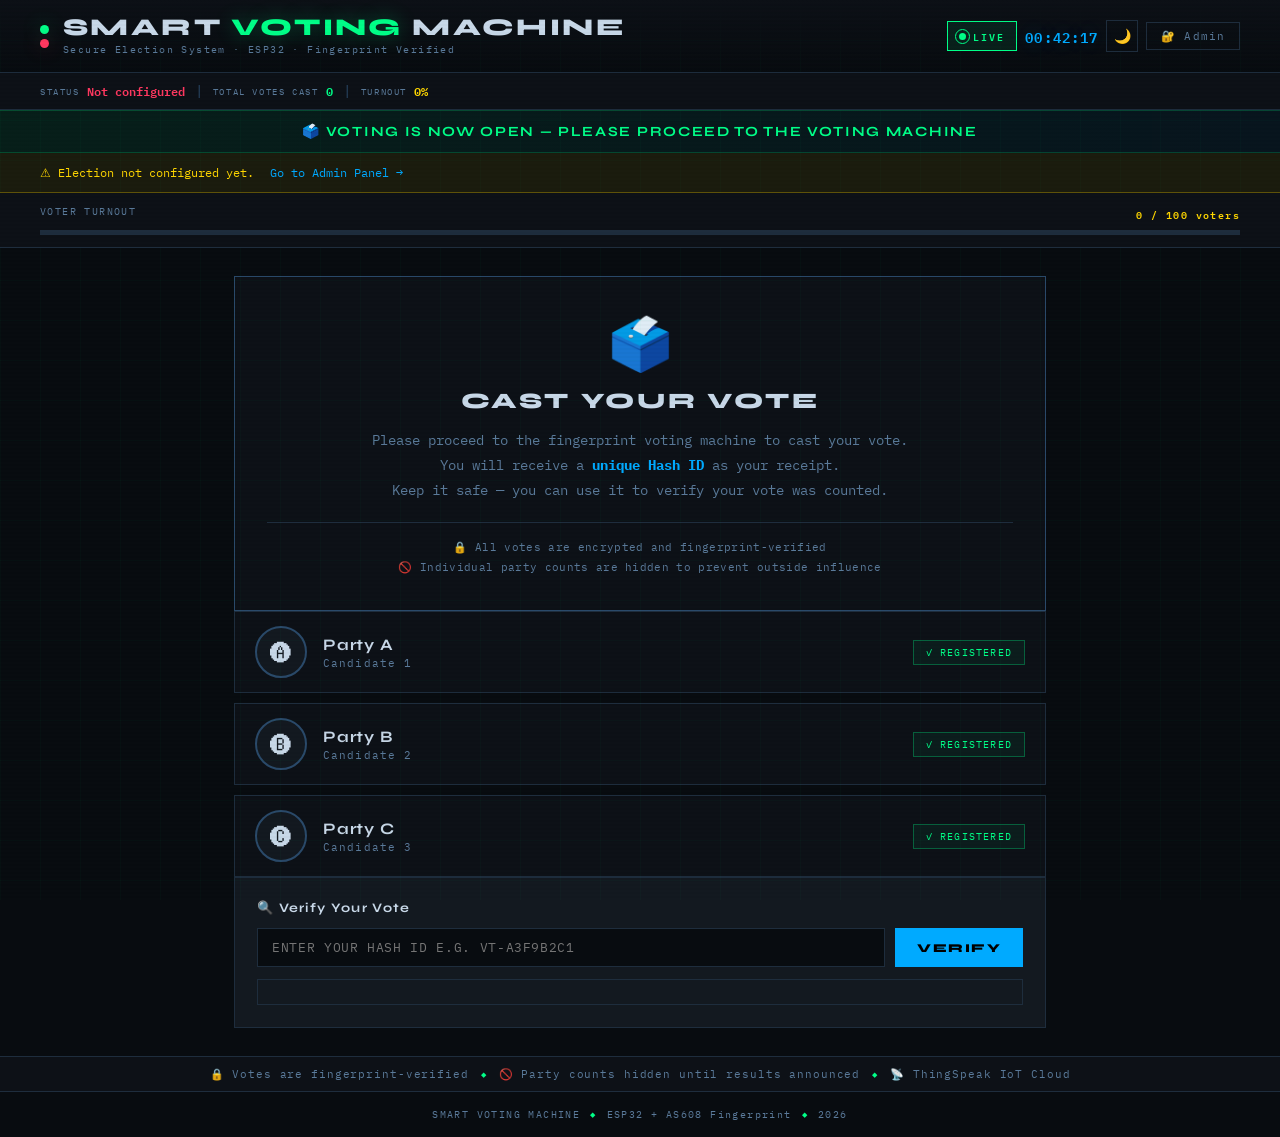
<file: index.html>
<!DOCTYPE html>
<html lang="en" data-theme="dark">
<head>
  <meta charset="UTF-8"/>
  <meta name="viewport" content="width=device-width, initial-scale=1.0"/>
  <title>Smart Voting Machine</title>
  <link rel="stylesheet" href="style.css"/>
  <link href="https://fonts.googleapis.com/css2?family=Syne:wght@400;600;700;800&family=IBM+Plex+Mono:wght@400;500;600&display=swap" rel="stylesheet"/>
</head>
<body class="public-page">

  <div class="scanlines"></div>
  <div id="toast-container"></div>
  <canvas id="confetti-canvas"></canvas>

  <!-- HEADER -->
  <header>
    <div class="header-left">
      <div class="logo-mark">
        <span class="dot dot-green"></span>
        <span class="dot dot-red"></span>
      </div>
      <div>
        <h1>SMART <span class="accent">VOTING</span> MACHINE</h1>
        <p class="subtitle">Secure Election System · ESP32 · Fingerprint Verified</p>
      </div>
    </div>
    <div class="header-right">
      <div class="live-badge" id="live-badge">
        <span class="pulse-ring"></span>
        <span>LIVE</span>
      </div>
      <div class="clock" id="clock">--:--:--</div>
      <button class="icon-btn theme-btn" onclick="toggleTheme()" id="theme-toggle" title="Toggle Theme">🌙</button>
      <a href="admin.html" class="admin-link-btn" title="Admin Panel">🔐 Admin</a>
    </div>
  </header>

  <!-- STATUS BAR -->
  <div class="status-bar">
    <div class="status-item">
      <span class="status-label">STATUS</span>
      <span class="status-val green" id="sys-status">Connecting…</span>
    </div>
    <div class="status-divider">|</div>
    <div class="status-item">
      <span class="status-label">TOTAL VOTES CAST</span>
      <span class="status-val accent" id="total-votes">0</span>
    </div>
    <div class="status-divider">|</div>
    <div class="status-item">
      <span class="status-label">TURNOUT</span>
      <span class="status-val yellow" id="turnout-pct">0%</span>
    </div>
    <div class="status-divider" id="timer-divider" style="display:none">|</div>
    <div class="status-item" id="timer-item" style="display:none">
      <span class="status-label">TIME LEFT</span>
      <span class="status-val red" id="election-timer">—</span>
    </div>
  </div>

  <!-- ELECTION CLOSED BANNER -->
  <div class="election-closed-banner" id="closed-banner" style="display:none">
    🏁 ELECTION HAS ENDED — RESULTS WILL BE ANNOUNCED BY AUTHORITIES
  </div>

  <!-- VOTING OPEN BANNER -->
  <div class="voting-open-banner" id="open-banner" style="display:none">
    🗳️ VOTING IS NOW OPEN — PLEASE PROCEED TO THE VOTING MACHINE
  </div>

  <!-- NO CONFIG NOTICE -->
  <div class="no-config-notice" id="no-config-notice" style="display:none">
    <span>⚠ Election not configured yet.</span>
    <a href="admin.html">Go to Admin Panel →</a>
  </div>

  <!-- TURNOUT BAR -->
  <div class="turnout-section">
    <div class="turnout-label">
      <span>VOTER TURNOUT</span>
      <span id="turnout-numbers">0 / 100 voters</span>
    </div>
    <div class="turnout-track">
      <div class="turnout-fill" id="turnout-fill" style="width:0%"></div>
    </div>
  </div>

  <!-- VOTING ACTIVE SECTION (shown during election) -->
  <section class="public-confirm-section" id="confirm-section">
    <div class="confirm-card">
      <div class="confirm-icon">🗳️</div>
      <div class="confirm-title">CAST YOUR VOTE</div>
      <div class="confirm-body">
        Please proceed to the fingerprint voting machine to cast your vote.<br/>
        You will receive a <strong>unique Hash ID</strong> as your receipt.<br/>
        Keep it safe — you can use it to verify your vote was counted.
      </div>
      <div class="confirm-note">
        🔒 All votes are encrypted and fingerprint-verified<br/>
        🚫 Individual party counts are hidden to prevent outside influence
      </div>
    </div>

    <!-- Candidate list — names only, NO vote counts -->
    <div class="candidate-list" id="candidate-list">
      <div class="candidate-row">
        <div class="cand-row-photo" id="photo-0"><span class="photo-placeholder">🅐</span></div>
        <div class="cand-row-info">
          <div class="cand-row-name" id="name-1">Party A</div>
          <div class="cand-row-field">Candidate 1</div>
        </div>
        <div class="cand-row-badge">✓ REGISTERED</div>
      </div>
      <div class="candidate-row">
        <div class="cand-row-photo" id="photo-1"><span class="photo-placeholder">🅑</span></div>
        <div class="cand-row-info">
          <div class="cand-row-name" id="name-2">Party B</div>
          <div class="cand-row-field">Candidate 2</div>
        </div>
        <div class="cand-row-badge">✓ REGISTERED</div>
      </div>
      <div class="candidate-row">
        <div class="cand-row-photo" id="photo-2"><span class="photo-placeholder">🅒</span></div>
        <div class="cand-row-info">
          <div class="cand-row-name" id="name-3">Party C</div>
          <div class="cand-row-field">Candidate 3</div>
        </div>
        <div class="cand-row-badge">✓ REGISTERED</div>
      </div>
    </div>

    <!-- Verify your hash -->
    <div class="public-verify-box">
      <div class="public-verify-title">🔍 Verify Your Vote</div>
      <div class="public-verify-row">
        <input type="text" id="pub-verify-input" placeholder="Enter your Hash ID e.g. VT-A3F9B2C1" style="text-transform:uppercase"/>
        <button onclick="publicVerifyVote()">VERIFY</button>
      </div>
      <div id="pub-verify-result" class="pub-verify-result"></div>
    </div>
  </section>

  <!-- POST-ELECTION SECTION (shown after election ends) -->
  <section class="post-election-section" id="post-election-section" style="display:none">
    <div class="post-election-card">
      <div class="post-election-icon">🏁</div>
      <h2 class="post-election-title">ELECTION HAS CONCLUDED</h2>
      <p class="post-election-body">
        Thank you for participating. The official results will be announced by the Election Commission.<br/>
        Voters can verify their vote was counted using their Hash ID receipt.
      </p>
      <div class="post-election-stats">
        <div class="post-stat">
          <div class="post-stat-val" id="post-total">—</div>
          <div class="post-stat-label">Total Votes Cast</div>
        </div>
        <div class="post-stat">
          <div class="post-stat-val" id="post-turnout">—</div>
          <div class="post-stat-label">Voter Turnout</div>
        </div>
        <div class="post-stat">
          <div class="post-stat-val" id="post-candidates">3</div>
          <div class="post-stat-label">Candidates</div>
        </div>
      </div>
      <!-- Verify hash still available post-election -->
      <div class="public-verify-box" style="margin-top:24px">
        <div class="public-verify-title">🔍 Verify Your Vote</div>
        <div class="public-verify-row">
          <input type="text" id="pub-verify-input-2" placeholder="Enter your Hash ID e.g. VT-A3F9B2C1" style="text-transform:uppercase"/>
          <button onclick="publicVerifyVote2()">VERIFY</button>
        </div>
        <div id="pub-verify-result-2" class="pub-verify-result"></div>
      </div>
    </div>
  </section>

  <!-- PUBLIC INFO FOOTER -->
  <div class="public-info-bar">
    <span>🔒 Votes are fingerprint-verified</span>
    <span class="dot-sep">◆</span>
    <span>🚫 Party counts hidden until results announced</span>
    <span class="dot-sep">◆</span>
    <span>📡 ThingSpeak IoT Cloud</span>
  </div>

  <footer>
    <span>SMART VOTING MACHINE</span>
    <span class="dot-sep">◆</span>
    <span>ESP32 + AS608 Fingerprint</span>
    <span class="dot-sep">◆</span>
    <span id="footer-year"></span>
  </footer>

  <script src="shared.js"></script>
  <script src="public.js"></script>
</body>
</html>
</file>
<file: style.css>
/* ===== SMART VOTING MACHINE v3 — SHARED STYLES ===== */
:root {
  --bg: #080c10;
  --surface: #0d1117;
  --surface2: #131920;
  --border: #1e2d3d;
  --border-bright: #2a4a6a;
  --green: #00ff88;
  --red: #ff3860;
  --blue: #0af;
  --yellow: #ffd700;
  --orange: #ff9500;
  --text: #c8d8e8;
  --text-dim: #5a7a9a;
  --accent: #00ff88;
  --glow-g: 0 0 20px rgba(0,255,136,0.3);
  --glow-r: 0 0 20px rgba(255,56,96,0.3);
  --glow-b: 0 0 20px rgba(0,170,255,0.3);
  --glow-y: 0 0 20px rgba(255,215,0,0.3);
  --font-d: 'Syne', sans-serif;
  --font-m: 'IBM Plex Mono', monospace;
}

[data-theme="light"] {
  --bg: #eef2f7;
  --surface: #ffffff;
  --surface2: #e4eaf2;
  --border: #c8d8e8;
  --border-bright: #a8c0d8;
  --text: #1a2a3a;
  --text-dim: #6888a8;
  --green: #009958;
  --red: #d01038;
  --blue: #0070c0;
  --yellow: #b08000;
  --orange: #c07000;
}

*, *::before, *::after { box-sizing: border-box; margin: 0; padding: 0; }
html { scroll-behavior: smooth; }

body {
  background: var(--bg);
  color: var(--text);
  font-family: var(--font-m);
  font-size: 14px;
  min-height: 100vh;
  overflow-x: hidden;
  transition: background 0.3s, color 0.3s;
}

body::before {
  content: '';
  position: fixed; inset: 0;
  background-image:
    linear-gradient(rgba(0,255,136,0.025) 1px, transparent 1px),
    linear-gradient(90deg, rgba(0,255,136,0.025) 1px, transparent 1px);
  background-size: 40px 40px;
  pointer-events: none; z-index: 0;
}
[data-theme="light"] body::before { opacity: 0.2; }

.scanlines {
  position: fixed; inset: 0;
  background: repeating-linear-gradient(0deg, transparent, transparent 2px, rgba(0,0,0,0.05) 2px, rgba(0,0,0,0.05) 4px);
  pointer-events: none; z-index: 9999; opacity: 0.3;
}
[data-theme="light"] .scanlines { display: none; }

#confetti-canvas { position: fixed; inset: 0; pointer-events: none; z-index: 10000; }

/* TOAST */
#toast-container { position: fixed; top: 20px; right: 20px; z-index: 20000; display: flex; flex-direction: column; gap: 10px; max-width: 300px; }
.toast {
  background: var(--surface); border: 1px solid var(--border-bright);
  border-left: 4px solid var(--green);
  padding: 12px 16px; font-size: 12px; color: var(--text);
  box-shadow: 0 8px 30px rgba(0,0,0,0.4);
  animation: toastIn 0.3s cubic-bezier(0.34,1.56,0.64,1);
  cursor: pointer; position: relative;
}
.toast.error { border-left-color: var(--red); }
.toast.info  { border-left-color: var(--blue); }
.toast.warn  { border-left-color: var(--yellow); }
.toast-title { font-weight: 600; margin-bottom: 3px; font-size: 13px; }
.toast-body  { color: var(--text-dim); font-size: 11px; }
@keyframes toastIn  { from{transform:translateX(110%);opacity:0} to{transform:translateX(0);opacity:1} }
@keyframes toastOut { from{transform:translateX(0);opacity:1} to{transform:translateX(110%);opacity:0} }

/* HEADER */
header {
  position: relative; z-index: 10;
  display: flex; justify-content: space-between; align-items: center;
  padding: 16px 40px;
  background: linear-gradient(180deg, var(--surface) 0%, transparent 100%);
  border-bottom: 1px solid var(--border);
  flex-wrap: wrap; gap: 12px;
}
.header-left { display: flex; align-items: center; gap: 14px; }
.logo-mark { display: flex; flex-direction: column; gap: 5px; }
.dot { width: 9px; height: 9px; border-radius: 50%; }
.dot-green { background: var(--green); box-shadow: var(--glow-g); animation: blink 2s infinite; }
.dot-red { background: var(--red); box-shadow: var(--glow-r); animation: blink 2s 1s infinite; }
@keyframes blink { 0%,100%{opacity:1} 50%{opacity:0.3} }

h1 { font-family: var(--font-d); font-size: clamp(15px,2.4vw,24px); font-weight: 800; letter-spacing: 0.1em; color: var(--text); line-height: 1; }
h1 .accent { color: var(--green); text-shadow: var(--glow-g); }
.subtitle { font-size: 10px; color: var(--text-dim); letter-spacing: 0.14em; margin-top: 3px; }
.header-right { display: flex; align-items: center; gap: 8px; flex-wrap: wrap; }

.live-badge { display: flex; align-items: center; gap: 7px; background: rgba(0,255,136,0.08); border: 1px solid var(--green); padding: 5px 11px; font-size: 10px; font-weight: 600; letter-spacing: 0.2em; color: var(--green); }
.pulse-ring { width: 7px; height: 7px; border-radius: 50%; background: var(--green); position: relative; }
.pulse-ring::after { content:''; position:absolute; inset:-4px; border-radius:50%; border:1px solid var(--green); animation: pulse 1.5s infinite; }
@keyframes pulse { 0%{transform:scale(1);opacity:1} 100%{transform:scale(2.5);opacity:0} }

.clock { font-size: 14px; font-weight: 600; color: var(--blue); letter-spacing: 0.08em; text-shadow: var(--glow-b); }

.icon-btn { background:transparent; border:1px solid var(--border); color:var(--text-dim); width:32px; height:32px; cursor:pointer; font-size:14px; transition:all 0.2s; display:flex; align-items:center; justify-content:center; }
.icon-btn:hover { border-color:var(--green); color:var(--green); }

.admin-link-btn { background:transparent; border:1px solid var(--border); color:var(--text-dim); padding:6px 14px; font-family:var(--font-m); font-size:11px; letter-spacing:0.1em; cursor:pointer; transition:all 0.2s; text-decoration:none; display:flex; align-items:center; gap:5px; }
.admin-link-btn:hover { border-color:var(--red); color:var(--red); }

.back-btn { background:transparent; border:1px solid var(--border); color:var(--text-dim); padding:6px 14px; font-family:var(--font-m); font-size:11px; letter-spacing:0.1em; cursor:pointer; transition:all 0.2s; text-decoration:none; }
.back-btn:hover { border-color:var(--blue); color:var(--blue); }

.refresh-btn { background:transparent; border:1px solid var(--border-bright); color:var(--text); padding:6px 14px; font-family:var(--font-m); font-size:11px; letter-spacing:0.1em; cursor:pointer; transition:all 0.2s; }
.refresh-btn:hover { border-color:var(--blue); color:var(--blue); }

.logout-btn { background:rgba(255,56,96,0.08); border:1px solid rgba(255,56,96,0.3); color:var(--red); padding:6px 14px; font-family:var(--font-m); font-size:11px; letter-spacing:0.1em; cursor:pointer; transition:all 0.2s; }
.logout-btn:hover { background:rgba(255,56,96,0.15); }

/* STATUS BAR */
.status-bar {
  position:relative; z-index:10;
  display:flex; align-items:center; flex-wrap:wrap;
  gap:10px; padding:8px 40px;
  background:var(--surface); border-bottom:1px solid var(--border);
}
.status-item { display:flex; gap:7px; align-items:center; white-space:nowrap; }
.status-label { font-size:9px; letter-spacing:0.18em; color:var(--text-dim); text-transform:uppercase; }
.status-val { font-size:12px; font-weight:600; color:var(--text); }
.status-val.accent { color:var(--green); }
.status-val.green  { color:var(--green); }
.status-val.yellow { color:var(--yellow); }
.status-val.red    { color:var(--red); }
.status-divider { color:var(--border-bright); }

/* ELECTION CLOSED BANNER */
.election-closed-banner {
  position:relative; z-index:10;
  background:linear-gradient(90deg, rgba(255,56,96,0.05), rgba(255,56,96,0.12), rgba(255,56,96,0.05));
  border-bottom: 2px solid var(--red);
  padding:12px 40px;
  font-family:var(--font-d); font-size:14px; font-weight:700;
  letter-spacing:0.12em; color:var(--red);
  text-align:center;
  animation: glowPulseR 2s infinite;
}
@keyframes glowPulseR { 0%,100%{box-shadow:none} 50%{box-shadow:0 0 20px rgba(255,56,96,0.2)} }

.no-config-notice {
  position:relative; z-index:10;
  background:rgba(255,215,0,0.08); border-bottom:1px solid rgba(255,215,0,0.3);
  padding:12px 40px; font-size:12px; color:var(--yellow);
  display:flex; gap:16px; align-items:center;
}
.no-config-notice a { color:var(--blue); text-decoration:none; }
.no-config-notice a:hover { text-decoration:underline; }

/* TURNOUT */
.turnout-section { position:relative; z-index:10; padding:12px 40px; background:var(--surface); border-bottom:1px solid var(--border); }
.turnout-label { display:flex; justify-content:space-between; font-size:10px; letter-spacing:0.14em; color:var(--text-dim); margin-bottom:7px; }
.turnout-label span:last-child { color:var(--yellow); font-weight:600; }
.turnout-track { height:5px; background:var(--border); position:relative; overflow:visible; }
.turnout-fill { height:100%; background:linear-gradient(90deg, var(--yellow), var(--orange)); transition:width 1.2s cubic-bezier(0.23,1,0.32,1); }

/* VOTE CARDS */
.cards-section {
  position:relative; z-index:10;
  display:grid; grid-template-columns:repeat(auto-fit, minmax(240px,1fr));
  gap:1px; background:var(--border);
  margin:26px 40px; border:1px solid var(--border);
}
.vote-card { position:relative; background:var(--surface); padding:24px 24px 18px; overflow:hidden; transition:background 0.3s; }
.vote-card:hover { background:var(--surface2); }
.card-glow { position:absolute; top:0; left:0; right:0; height:2px; opacity:0; transition:opacity 0.3s; }
.vote-card:hover .card-glow { opacity:1; }
.glow-1 { background:linear-gradient(90deg,transparent,var(--green),transparent); }
.glow-2 { background:linear-gradient(90deg,transparent,var(--blue),transparent); }
.glow-3 { background:linear-gradient(90deg,transparent,var(--yellow),transparent); }
.card-top { display:flex; justify-content:space-between; align-items:flex-start; margin-bottom:12px; }
.card-badge { font-size:9px; letter-spacing:0.18em; color:var(--text-dim); border:1px solid var(--border); padding:3px 7px; }
.candidate-photo { width:50px; height:50px; border-radius:50%; border:2px solid var(--border-bright); overflow:hidden; display:flex; align-items:center; justify-content:center; background:var(--surface2); }
.candidate-photo img { width:100%; height:100%; object-fit:cover; }
.photo-placeholder { font-size:22px; }
.party-name { font-family:var(--font-d); font-size:16px; font-weight:700; color:var(--text); margin-bottom:10px; letter-spacing:0.05em; }
.vote-count { font-family:var(--font-d); font-size:clamp(36px,5vw,54px); font-weight:800; line-height:1; color:var(--green); text-shadow:var(--glow-g); transition:all 0.5s; }
.vote-count.c2 { color:var(--blue); text-shadow:var(--glow-b); }
.vote-count.c3 { color:var(--yellow); text-shadow:var(--glow-y); }
.vote-label { font-size:9px; letter-spacing:0.18em; color:var(--text-dim); margin-top:3px; margin-bottom:12px; }
.bar-wrap { height:3px; background:var(--border); width:100%; margin-bottom:7px; overflow:hidden; }
.bar-fill { height:100%; transition:width 1s cubic-bezier(0.23,1,0.32,1); }
.bar-1 { background:var(--green); }
.bar-2 { background:var(--blue); }
.bar-3 { background:var(--yellow); }
.pct { font-size:11px; color:var(--text-dim); font-weight:600; text-align:right; }

/* WINNER */
.winner-banner {
  position:relative; z-index:10; margin:0 40px 22px;
  background:linear-gradient(90deg,rgba(0,255,136,0.04),rgba(0,255,136,0.1),rgba(0,255,136,0.04));
  border:1px solid rgba(0,255,136,0.3); padding:13px 22px;
  display:flex; align-items:center; gap:12px;
  font-family:var(--font-d); font-size:14px; font-weight:700; letter-spacing:0.1em; color:var(--green);
  animation:glowPulse 2s infinite;
}
@keyframes glowPulse { 0%,100%{box-shadow:0 0 8px rgba(0,255,136,0.1)} 50%{box-shadow:0 0 25px rgba(0,255,136,0.25)} }
.trophy { font-size:20px; }

/* CHARTS */
.charts-section { position:relative; z-index:10; display:grid; grid-template-columns:1fr 1fr; gap:16px; padding:0 40px 22px; }
@media(max-width:760px){.charts-section{grid-template-columns:1fr}}
.chart-card { background:var(--surface); border:1px solid var(--border); padding:20px; }
.chart-header { display:flex; justify-content:space-between; align-items:center; margin-bottom:14px; border-bottom:1px solid var(--border); padding-bottom:10px; }
.chart-title { font-size:11px; font-weight:600; letter-spacing:0.16em; color:var(--text); }
.chart-sub { font-size:10px; color:var(--text-dim); }
.chart-wrap { position:relative; height:230px; display:flex; align-items:center; justify-content:center; }
.chart-wrap canvas { max-width:100%; max-height:100%; }

/* PUBLIC INFO BAR */
.public-info-bar {
  position:relative; z-index:10;
  display:flex; align-items:center; justify-content:center; flex-wrap:wrap; gap:12px;
  padding:10px 40px; background:var(--surface); border-top:1px solid var(--border);
  font-size:11px; color:var(--text-dim); letter-spacing:0.08em;
}

/* FOOTER */
footer {
  position:relative; z-index:10;
  text-align:center; padding:16px 40px;
  border-top:1px solid var(--border);
  font-size:10px; letter-spacing:0.14em; color:var(--text-dim);
  display:flex; justify-content:center; align-items:center; gap:10px; flex-wrap:wrap;
}
.dot-sep { color:var(--green); font-size:7px; }

/* LOG */
.log-section { position:relative; z-index:10; margin:0 40px 30px; border:1px solid var(--border); background:var(--surface); }
.log-header { display:flex; justify-content:space-between; align-items:center; padding:9px 14px; border-bottom:1px solid var(--border); background:var(--surface2); flex-wrap:wrap; gap:8px; }
.log-title { font-size:11px; font-weight:600; letter-spacing:0.14em; color:var(--green); }
.notif-toggle { font-size:11px; color:var(--text-dim); cursor:pointer; display:flex; align-items:center; gap:5px; }
.notif-toggle input { accent-color:var(--green); }
.clear-log { background:transparent; border:1px solid var(--border); color:var(--text-dim); font-family:var(--font-m); font-size:10px; padding:4px 10px; cursor:pointer; transition:all 0.2s; }
.clear-log:hover { border-color:var(--red); color:var(--red); }
.log-body { padding:10px 14px; max-height:160px; overflow-y:auto; display:flex; flex-direction:column-reverse; gap:4px; }
.log-body::-webkit-scrollbar { width:3px; }
.log-body::-webkit-scrollbar-thumb { background:var(--border-bright); }
.log-entry { font-size:11px; color:var(--text-dim); padding:3px 0; border-bottom:1px solid rgba(30,45,61,0.4); display:flex; gap:8px; }
.log-entry.success { color:var(--green); }
.log-entry.error   { color:var(--red); }
.log-entry.info    { color:var(--blue); }
.log-entry.init    { font-style:italic; }
.log-ts { opacity:0.5; white-space:nowrap; font-size:10px; }

/* ANIMATION */
@keyframes countUp { from{transform:translateY(14px);opacity:0} to{transform:translateY(0);opacity:1} }
.count-update { animation:countUp 0.4s ease forwards; }
.hidden { display:none !important; }

/* ===== LOGIN SCREEN ===== */
.login-screen {
  position:fixed; inset:0; z-index:50000;
  display:flex; align-items:center; justify-content:center;
  background:var(--bg);
}
.login-box {
  background:var(--surface); border:1px solid var(--border-bright);
  padding:48px 40px; width:380px; text-align:center;
  animation:popIn 0.4s cubic-bezier(0.34,1.56,0.64,1);
  position:relative;
}
@keyframes popIn { from{transform:scale(0.85);opacity:0} to{transform:scale(1);opacity:1} }

.login-box::before {
  content:''; position:absolute; top:0; left:0; right:0; height:2px;
  background:linear-gradient(90deg, var(--green), var(--blue), var(--green));
  background-size:200%;
  animation:shimmerLine 2s infinite;
}
@keyframes shimmerLine { 0%{background-position:0%} 100%{background-position:200%} }

.login-icon { font-size:48px; margin-bottom:16px; filter:drop-shadow(0 0 12px rgba(0,255,136,0.4)); }
.login-box h2 { font-family:var(--font-d); font-size:22px; font-weight:800; letter-spacing:0.12em; color:var(--text); margin-bottom:8px; }
.login-box p  { color:var(--text-dim); font-size:12px; margin-bottom:28px; }

.login-field { text-align:left; margin-bottom:20px; }
.login-field label { display:block; font-size:10px; letter-spacing:0.18em; color:var(--text-dim); margin-bottom:7px; text-transform:uppercase; }
.login-field input { width:100%; background:var(--bg); border:1px solid var(--border); color:var(--text); padding:11px 14px; font-family:var(--font-m); font-size:16px; letter-spacing:0.2em; outline:none; transition:border-color 0.2s; text-align:center; }
.login-field input:focus { border-color:var(--green); box-shadow:0 0 0 2px rgba(0,255,136,0.1); }

.login-btn { width:100%; background:var(--green); border:none; color:#000; padding:12px; font-family:var(--font-d); font-size:14px; font-weight:800; letter-spacing:0.15em; cursor:pointer; transition:all 0.2s; margin-bottom:14px; }
.login-btn:hover { background:#fff; box-shadow:var(--glow-g); }
.login-error { color:var(--red); font-size:12px; min-height:18px; margin-bottom:14px; }
.back-public { color:var(--text-dim); font-size:11px; text-decoration:none; letter-spacing:0.08em; transition:color 0.2s; }
.back-public:hover { color:var(--blue); }

/* ===== ADMIN TABS ===== */
.admin-tabs {
  position:relative; z-index:10;
  display:flex; flex-wrap:wrap; gap:1px;
  background:var(--border);
  border-bottom:2px solid var(--green);
  padding:0 40px;
}
.tab-btn {
  background:var(--surface); border:none; color:var(--text-dim);
  padding:12px 20px; font-family:var(--font-m); font-size:11px;
  letter-spacing:0.1em; cursor:pointer; transition:all 0.2s;
  border-bottom:2px solid transparent; margin-bottom:-2px;
}
.tab-btn:hover { color:var(--text); background:var(--surface2); }
.tab-btn.active { color:var(--green); border-bottom-color:var(--green); background:var(--surface2); }

.tab-content { display:none; }
.tab-content.active { display:block; }

/* ===== ADMIN TAB SECTIONS ===== */
.tab-section { padding:28px 40px; }
.section-title { font-family:var(--font-d); font-size:18px; font-weight:700; color:var(--text); letter-spacing:0.08em; margin-bottom:8px; }
.section-desc { font-size:12px; color:var(--text-dim); margin-bottom:22px; line-height:1.6; }
.sub-title { font-family:var(--font-d); font-size:14px; font-weight:700; color:var(--blue); letter-spacing:0.08em; margin-bottom:14px; text-transform:uppercase; }

.form-grid { display:grid; grid-template-columns:repeat(auto-fill,minmax(220px,1fr)); gap:14px; margin-bottom:20px; }
.field-group { display:flex; flex-direction:column; gap:6px; }
.field-group label { font-size:10px; letter-spacing:0.15em; color:var(--text-dim); text-transform:uppercase; }
.field-group input { background:var(--bg); border:1px solid var(--border); color:var(--text); padding:9px 12px; font-family:var(--font-m); font-size:13px; outline:none; transition:border-color 0.2s; width:100%; }
.field-group input:focus { border-color:var(--blue); }

.save-btn { background:var(--green); border:none; color:#000; padding:11px 28px; font-family:var(--font-d); font-size:13px; font-weight:800; letter-spacing:0.15em; cursor:pointer; transition:all 0.2s; }
.save-btn:hover { background:#fff; box-shadow:var(--glow-g); }

/* VERIFY BOX */
.verify-box { display:flex; gap:14px; align-items:flex-end; flex-wrap:wrap; margin-bottom:14px; }
.verify-result { padding:14px 16px; border:1px solid var(--border); font-size:13px; color:var(--text-dim); min-height:52px; line-height:1.7; }
.verify-result.success { border-color:var(--green); color:var(--green); background:rgba(0,255,136,0.04); }
.verify-result.fail    { border-color:var(--red);   color:var(--red);   background:rgba(255,56,96,0.04); }

/* HASH TABLE */
.hash-table-wrap { overflow-x:auto; margin-top:14px; }
.hash-table { width:100%; border-collapse:collapse; font-size:12px; }
.hash-table th { background:var(--surface2); padding:10px 14px; text-align:left; font-size:9px; letter-spacing:0.18em; color:var(--text-dim); border-bottom:1px solid var(--border); text-transform:uppercase; }
.hash-table td { padding:9px 14px; border-bottom:1px solid var(--border); color:var(--text); }
.hash-table tr:hover td { background:var(--surface2); }
.hash-table .hash-id-cell { color:var(--blue); font-weight:600; letter-spacing:0.05em; }
.hash-table .party-cell-0 { color:var(--green); }
.hash-table .party-cell-1 { color:var(--blue); }
.hash-table .party-cell-2 { color:var(--yellow); }
.hash-table .time-cell { color:var(--text-dim); font-size:11px; }
.empty-row { text-align:center; color:var(--text-dim); padding:24px; font-style:italic; }

/* EXPORT CARDS */
.export-cards { display:grid; grid-template-columns:repeat(auto-fit,minmax(220px,1fr)); gap:16px; }
.export-card { background:var(--surface2); border:1px solid var(--border); padding:22px 20px; display:flex; flex-direction:column; gap:10px; }
.export-icon { font-size:32px; }
.export-title { font-family:var(--font-d); font-size:15px; font-weight:700; color:var(--text); }
.export-desc { font-size:11px; color:var(--text-dim); line-height:1.6; flex:1; }
.export-action { background:transparent; border:1px solid var(--border-bright); color:var(--text-dim); padding:9px; font-family:var(--font-m); font-size:11px; letter-spacing:0.1em; cursor:pointer; transition:all 0.2s; }
.pdf-btn:hover { border-color:var(--red);   color:var(--red);   background:rgba(255,56,96,0.05); }
.xls-btn:hover { border-color:var(--green); color:var(--green); background:rgba(0,255,136,0.05); }
.csv-btn:hover { border-color:var(--blue);  color:var(--blue);  background:rgba(0,170,255,0.05); }

/* CANDIDATE CARDS */
.candidate-cards { display:grid; grid-template-columns:repeat(auto-fit,minmax(200px,1fr)); gap:20px; }
.candidate-edit-card { background:var(--surface2); border:1px solid var(--border); padding:24px 20px; text-align:center; display:flex; flex-direction:column; align-items:center; gap:12px; }
.cand-photo-preview { width:80px; height:80px; border-radius:50%; border:2px solid var(--border-bright); overflow:hidden; display:flex; align-items:center; justify-content:center; background:var(--surface); font-size:36px; }
.cand-photo-preview img { width:100%; height:100%; object-fit:cover; }
.cand-name { font-family:var(--font-d); font-size:16px; font-weight:700; color:var(--text); }
.upload-label { background:var(--surface); border:1px solid var(--border-bright); color:var(--text-dim); padding:8px 16px; font-size:11px; letter-spacing:0.1em; cursor:pointer; transition:all 0.2s; }
.upload-label:hover { border-color:var(--green); color:var(--green); }
.cand-field-badge { font-size:9px; letter-spacing:0.15em; color:var(--text-dim); border:1px solid var(--border); padding:3px 8px; text-transform:uppercase; }

/* ELECTION CONTROL */
.election-grid { display:grid; grid-template-columns:repeat(auto-fit,minmax(260px,1fr)); gap:20px; }
.election-card { background:var(--surface2); border:1px solid var(--border); padding:22px; display:flex; flex-direction:column; gap:12px; }
.election-card h3 { font-family:var(--font-d); font-size:15px; font-weight:700; color:var(--text); }
.election-card p  { font-size:12px; color:var(--text-dim); line-height:1.6; }
.election-card.danger { border-color:rgba(255,56,96,0.25); background:rgba(255,56,96,0.03); }
.election-card.danger h3 { color:var(--red); }

.confetti-btn { background:linear-gradient(135deg,var(--green),var(--blue)); border:none; color:#000; padding:12px 20px; font-family:var(--font-d); font-size:13px; font-weight:800; letter-spacing:0.12em; cursor:pointer; transition:all 0.2s; }
.confetti-btn:hover { opacity:0.85; box-shadow:var(--glow-g); }

.danger-btn { background:rgba(255,56,96,0.08); border:1px solid rgba(255,56,96,0.3); color:var(--red); padding:10px 16px; font-family:var(--font-m); font-size:12px; letter-spacing:0.08em; cursor:pointer; transition:all 0.2s; }
.danger-btn:hover { background:rgba(255,56,96,0.15); }

.timer-display { font-family:var(--font-d); font-size:28px; font-weight:800; color:var(--yellow); text-shadow:var(--glow-y); letter-spacing:0.1em; text-align:center; padding:10px; background:var(--bg); border:1px solid var(--border); }

/* RESPONSIVE */
@media(max-width:640px){
  header,.status-bar,.cards-section,.charts-section,.log-section,.winner-banner,.turnout-section,.public-info-bar,.tab-section,.admin-tabs{
    padding-left:14px; padding-right:14px;
  }
  .cards-section{margin:16px 14px}
  .charts-section{padding:0 14px 16px}
  h1{font-size:14px}
  .admin-tabs{padding:0 14px}
  .tab-btn{padding:10px 12px;font-size:10px}
}

/* ===== PUBLIC PAGE — NEW SECTIONS (v4) ===== */

/* Voting open banner */
.voting-open-banner {
  background: linear-gradient(90deg, rgba(0,255,136,0.08), rgba(0,170,255,0.06));
  border-top: 1px solid rgba(0,255,136,0.2);
  border-bottom: 1px solid rgba(0,255,136,0.2);
  color: var(--green);
  text-align: center;
  padding: 12px 20px;
  font-family: var(--font-d);
  font-size: 14px;
  font-weight: 700;
  letter-spacing: 0.12em;
  animation: pulse-bg 3s ease-in-out infinite;
}
@keyframes pulse-bg {
  0%,100% { background: linear-gradient(90deg,rgba(0,255,136,0.08),rgba(0,170,255,0.06)); }
  50%      { background: linear-gradient(90deg,rgba(0,255,136,0.14),rgba(0,170,255,0.10)); }
}

/* Confirm / active voting section */
.public-confirm-section {
  max-width: 860px;
  margin: 28px auto;
  padding: 0 24px;
  display: flex;
  flex-direction: column;
  gap: 20px;
}

.confirm-card {
  background: var(--surface);
  border: 1px solid var(--border-bright);
  padding: 32px;
  text-align: center;
}
.confirm-icon { font-size: 52px; margin-bottom: 12px; }
.confirm-title {
  font-family: var(--font-d);
  font-size: 22px;
  font-weight: 800;
  color: var(--text);
  letter-spacing: 0.12em;
  margin-bottom: 14px;
}
.confirm-body {
  font-size: 14px;
  color: var(--text-dim);
  line-height: 1.8;
  margin-bottom: 18px;
}
.confirm-body strong { color: var(--blue); }
.confirm-note {
  font-size: 11px;
  color: var(--text-dim);
  line-height: 1.9;
  border-top: 1px solid var(--border);
  padding-top: 14px;
  letter-spacing: 0.03em;
}

/* Candidate list — names only, no counts */
.candidate-list {
  display: flex;
  flex-direction: column;
  gap: 10px;
}

.candidate-row {
  display: flex;
  align-items: center;
  gap: 16px;
  background: var(--surface);
  border: 1px solid var(--border);
  padding: 14px 20px;
  transition: border-color 0.2s;
}
.candidate-row:hover { border-color: var(--border-bright); }

.cand-row-photo {
  width: 52px; height: 52px;
  border-radius: 50%;
  border: 2px solid var(--border-bright);
  overflow: hidden;
  display: flex; align-items: center; justify-content: center;
  background: var(--surface2);
  font-size: 24px;
  flex-shrink: 0;
}
.cand-row-photo img { width:100%; height:100%; object-fit:cover; }

.cand-row-info { flex: 1; }
.cand-row-name {
  font-family: var(--font-d);
  font-size: 16px;
  font-weight: 700;
  color: var(--text);
  letter-spacing: 0.05em;
}
.cand-row-field {
  font-size: 11px;
  color: var(--text-dim);
  letter-spacing: 0.1em;
  margin-top: 2px;
}

.cand-row-badge {
  font-size: 10px;
  font-family: var(--font-m);
  letter-spacing: 0.12em;
  color: var(--green);
  border: 1px solid rgba(0,255,136,0.3);
  padding: 5px 12px;
  background: rgba(0,255,136,0.05);
}

/* Public verify box */
.public-verify-box {
  background: var(--surface2);
  border: 1px solid var(--border);
  padding: 22px;
}
.public-verify-title {
  font-family: var(--font-d);
  font-size: 13px;
  font-weight: 700;
  color: var(--text);
  letter-spacing: 0.1em;
  margin-bottom: 12px;
}
.public-verify-row {
  display: flex;
  gap: 10px;
  flex-wrap: wrap;
}
.public-verify-row input {
  flex: 1;
  min-width: 200px;
  background: var(--bg);
  border: 1px solid var(--border);
  color: var(--text);
  padding: 10px 14px;
  font-family: var(--font-m);
  font-size: 13px;
  outline: none;
  letter-spacing: 0.05em;
}
.public-verify-row input:focus { border-color: var(--blue); }
.public-verify-row button {
  background: var(--blue);
  border: none;
  color: #000;
  padding: 10px 22px;
  font-family: var(--font-d);
  font-size: 12px;
  font-weight: 800;
  letter-spacing: 0.12em;
  cursor: pointer;
  transition: all 0.2s;
}
.public-verify-row button:hover { background: #fff; }
.pub-verify-result {
  margin-top: 12px;
  padding: 12px 14px;
  border: 1px solid var(--border);
  font-size: 13px;
  color: var(--text-dim);
  line-height: 1.7;
  min-height: 0;
}
.pub-verify-result.success { border-color:var(--green); color:var(--green); background:rgba(0,255,136,0.04); }
.pub-verify-result.fail    { border-color:var(--red);   color:var(--red);   background:rgba(255,56,96,0.04); }

/* Post-election section */
.post-election-section {
  max-width: 700px;
  margin: 28px auto;
  padding: 0 24px;
}
.post-election-card {
  background: var(--surface);
  border: 1px solid var(--border-bright);
  padding: 40px 36px;
  text-align: center;
}
.post-election-icon { font-size: 56px; margin-bottom: 16px; }
.post-election-title {
  font-family: var(--font-d);
  font-size: 24px;
  font-weight: 800;
  color: var(--text);
  letter-spacing: 0.1em;
  margin-bottom: 14px;
}
.post-election-body {
  font-size: 14px;
  color: var(--text-dim);
  line-height: 1.8;
  margin-bottom: 28px;
}
.post-election-stats {
  display: flex;
  justify-content: center;
  gap: 40px;
  margin-bottom: 10px;
}
.post-stat-val {
  font-family: var(--font-d);
  font-size: 32px;
  font-weight: 800;
  color: var(--green);
  text-shadow: var(--glow-g);
}
.post-stat-label {
  font-size: 10px;
  letter-spacing: 0.15em;
  color: var(--text-dim);
  margin-top: 4px;
  text-transform: uppercase;
}

/* Timer expired — auto-block voting visual cue */
.election-closed-banner {
  background: linear-gradient(90deg,rgba(255,56,96,0.1),rgba(255,56,96,0.06));
}
</file>
